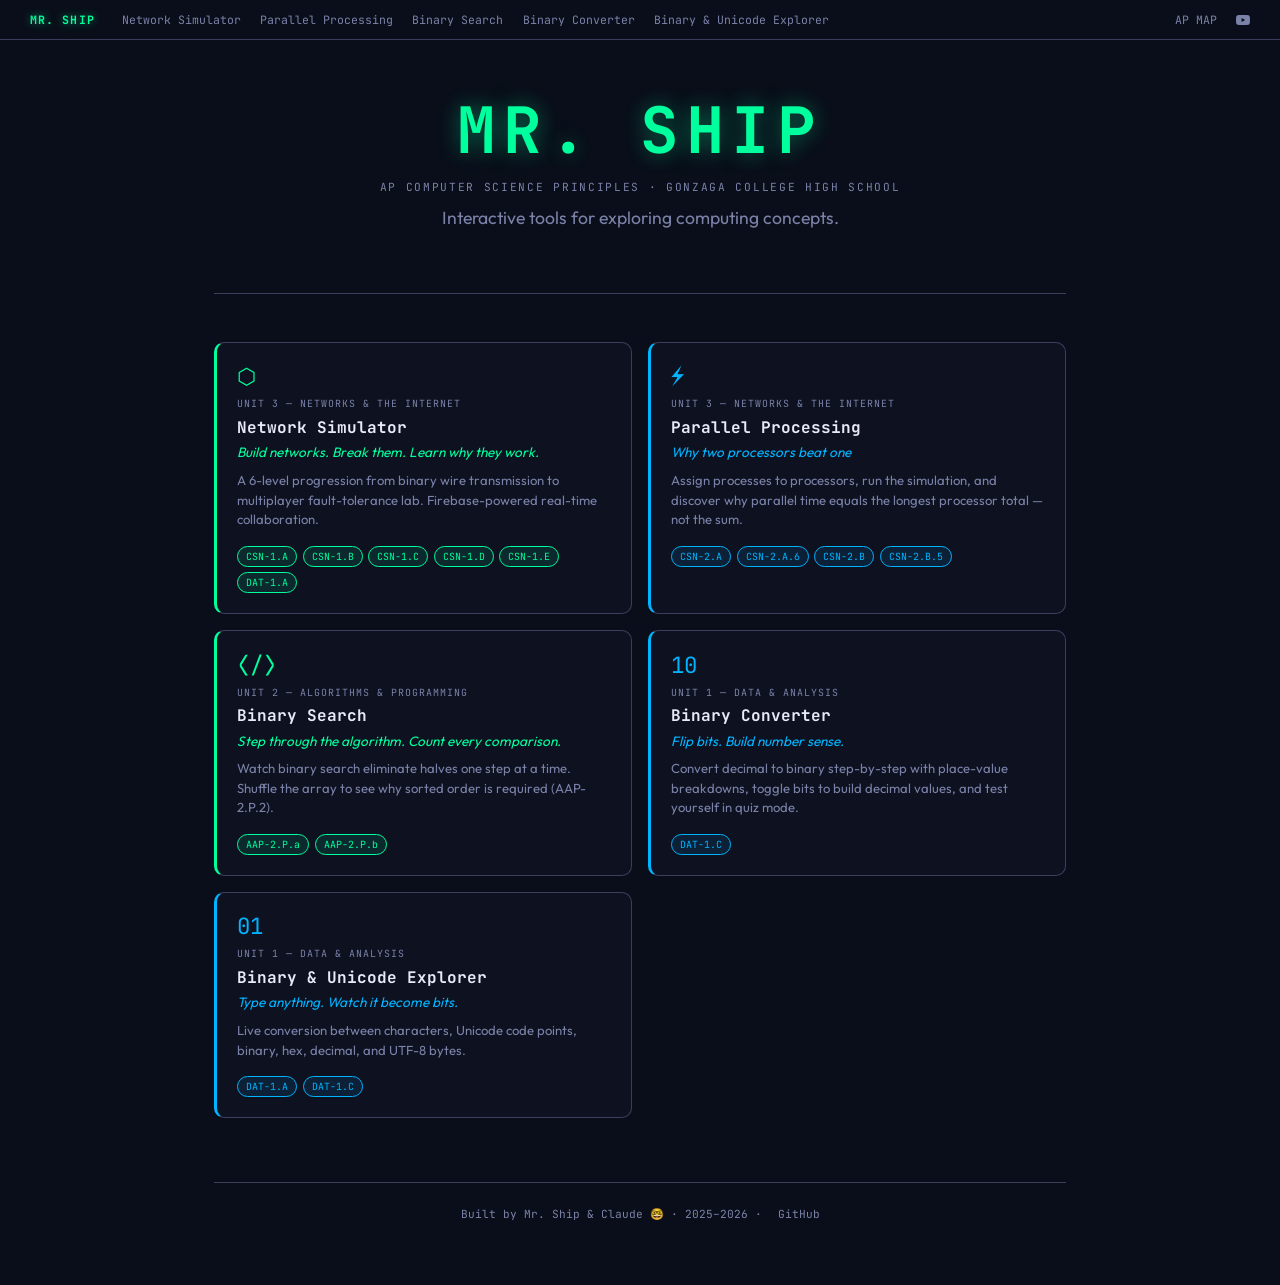
<file: index.html>
<!DOCTYPE html>
<html lang="en">
<head>
  <meta charset="UTF-8" />
  <meta name="viewport" content="width=device-width, initial-scale=1" />
  <title>MR. SHIP — AP CSP Tools</title>
  <link rel="icon" type="image/x-icon" href="/ascii/favicon.ico">
  <link rel="preconnect" href="https://fonts.googleapis.com" />
  <link rel="preconnect" href="https://fonts.gstatic.com" crossorigin />
  <link href="https://fonts.googleapis.com/css2?family=JetBrains+Mono:wght@400;700&family=Outfit:wght@400;600;700&display=swap" rel="stylesheet" />
  <link rel="stylesheet" href="/shared/hub.css" />
</head>
<body>
  <main>
    <header class="hub-header">
      <h1>MR. SHIP</h1>
      <div class="hub-byline">AP Computer Science Principles · Gonzaga College High School</div>
      <p class="hub-tagline">Interactive tools for exploring computing concepts.</p>
    </header>

    <section class="hub-section">
      <div id="tools-grid" class="tools-grid"></div>
    </section>

    <footer class="hub-footer">
      Built by Mr. Ship & Claude 🤓 &middot; 2025–2026
      &middot; <a href="https://github.com/amdg-shipley/networks" style="color:var(--muted)">GitHub</a>
    </footer>
  </main>

  <script type="module">
    import { initNav } from '/shared/nav.js';
    initNav();
  </script>
  <script type="module">
    import { TOOLS } from '/tools.js';

    const grid = document.getElementById('tools-grid');

    for (const tool of TOOLS) {
      if (tool.status !== 'live') continue;

      const card = document.createElement('a');
      card.href = tool.path;
      card.className = 'tool-card';
      card.dataset.color = tool.color;

      const badges = tool.apConcepts.map(ek =>
        `<span class="ek-badge ek-badge--covered">${ek}</span>`
      ).join('');

      card.innerHTML = `
        <div class="tool-icon">${tool.icon}</div>
        <div class="tool-unit">${tool.unit}</div>
        <h2 class="tool-title">${tool.title}</h2>
        <p class="tool-tagline">${tool.tagline}</p>
        <p class="tool-desc">${tool.description}</p>
        <div class="tool-concepts">${badges}</div>
      `;

      grid.appendChild(card);
    }
  </script>
</body>
</html>
</file>
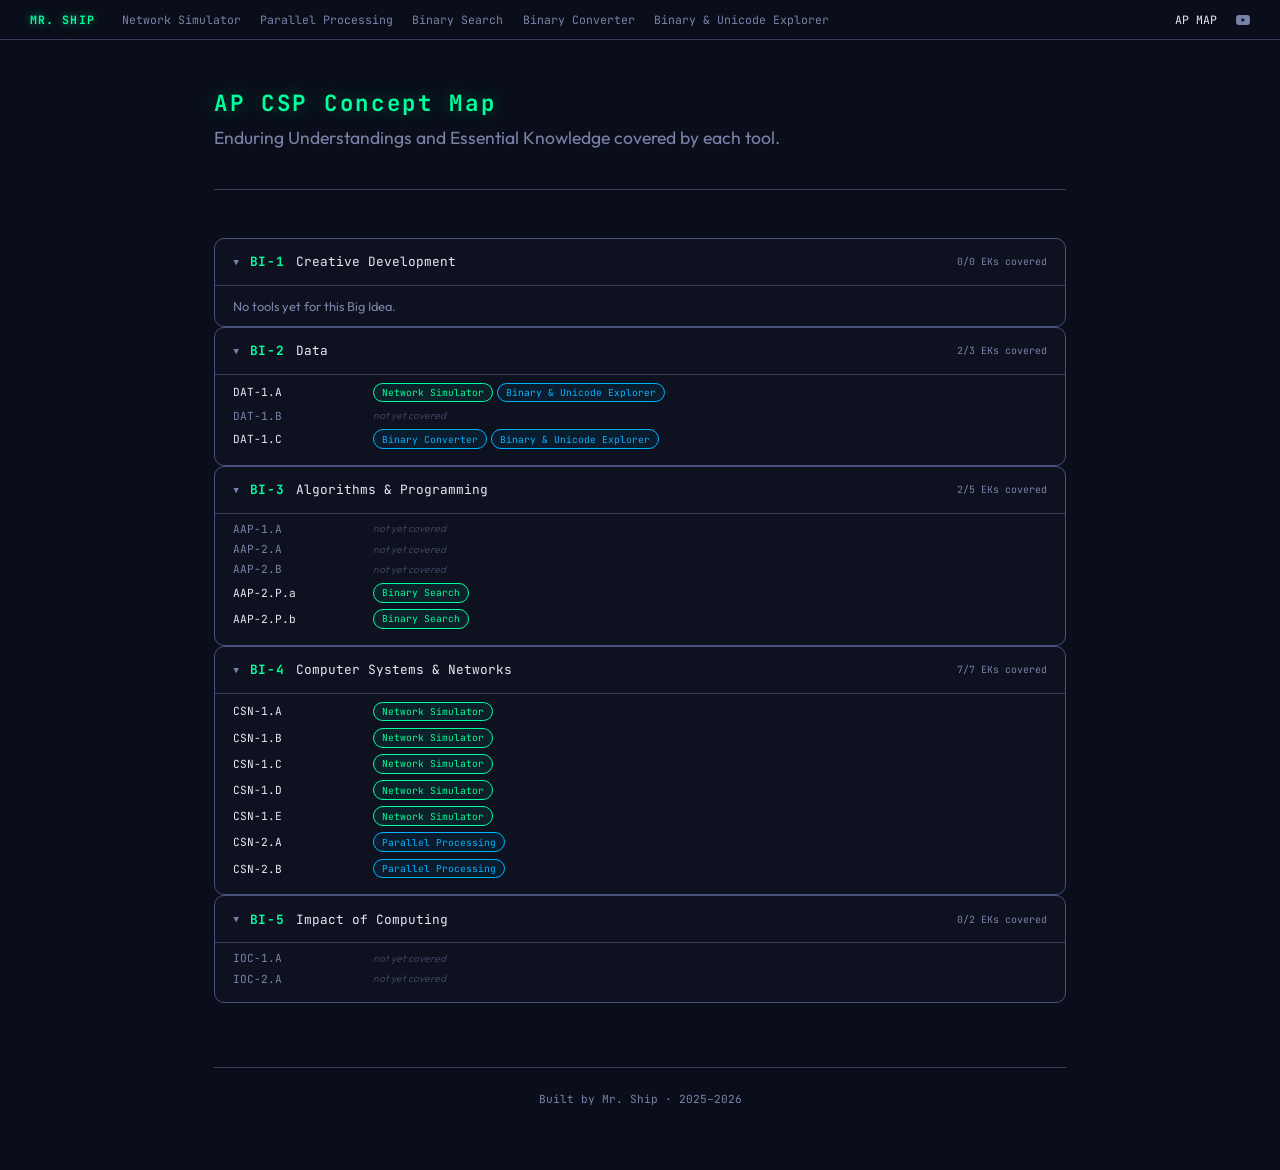
<file: ap-map/index.html>
<!DOCTYPE html>
<html lang="en">
<head>
  <meta charset="UTF-8" />
  <meta name="viewport" content="width=device-width, initial-scale=1" />
  <title>AP CSP Concept Map — MR. SHIP</title>
  <link rel="icon" type="image/x-icon" href="/ascii/favicon.ico">
  <link rel="preconnect" href="https://fonts.googleapis.com" />
  <link rel="preconnect" href="https://fonts.gstatic.com" crossorigin />
  <link href="https://fonts.googleapis.com/css2?family=JetBrains+Mono:wght@400;700&family=Outfit:wght@400;600;700&display=swap" rel="stylesheet" />
  <link rel="stylesheet" href="/shared/hub.css" />
</head>
<body>
  <main>
    <header class="hub-header" style="text-align:left;padding-bottom:1rem">
      <h1 style="font-size:1.4rem">AP CSP Concept Map</h1>
      <p class="hub-tagline" style="margin-top:0.25rem">
        Enduring Understandings and Essential Knowledge covered by each tool.
      </p>
    </header>

    <section class="hub-section">
      <div id="ap-map"></div>
    </section>

    <footer class="hub-footer">
      Built by Mr. Ship &middot; 2025–2026
    </footer>
  </main>

  <script type="module">
    import { initNav } from '/shared/nav.js';
    initNav();
  </script>
  <script type="module">
    import { TOOLS, AP_BIG_IDEAS } from '/tools.js';

    // Build EK → [tool ids] lookup
    const ekToTools = {};
    for (const tool of TOOLS) {
      for (const ek of tool.apConcepts) {
        if (!ekToTools[ek]) ekToTools[ek] = [];
        ekToTools[ek].push(tool.id);
      }
    }

    // Tool color map
    const toolColor = {};
    for (const tool of TOOLS) toolColor[tool.id] = tool.color;

    const container = document.getElementById('ap-map');

    for (const bi of AP_BIG_IDEAS) {
      const section = document.createElement('details');
      section.className = 'bi-section';
      section.open = true;

      const covered = bi.eks.filter(ek => ekToTools[ek]?.length);
      const pct = bi.eks.length ? Math.round(covered.length / bi.eks.length * 100) : 0;

      const summary = document.createElement('summary');
      summary.innerHTML = `
        <span class="bi-code">${bi.code}</span>
        <span class="bi-title">${bi.title}</span>
        <span class="bi-coverage">${covered.length}/${bi.eks.length} EKs covered</span>
      `;
      section.appendChild(summary);

      if (!bi.eks.length) {
        const empty = document.createElement('div');
        empty.className = 'bi-empty';
        empty.textContent = 'No tools yet for this Big Idea.';
        section.appendChild(empty);
      } else {
        const list = document.createElement('div');
        list.className = 'ek-list';

        for (const ek of bi.eks) {
          const tools = ekToTools[ek] || [];
          const isCovered = tools.length > 0;

          const row = document.createElement('div');
          row.className = `ek-row${isCovered ? ' ek-row--covered' : ''}`;

          const toolBadges = tools.map(tid => {
            const t = TOOLS.find(x => x.id === tid);
            return `<span class="ek-tool-badge" data-color="${t?.color || ''}">${t?.title || tid}</span>`;
          }).join('');

          row.innerHTML = `
            <span class="ek-code">${ek}</span>
            <span class="ek-tools">${toolBadges || '<span class="ek-uncovered">not yet covered</span>'}</span>
          `;
          list.appendChild(row);
        }
        section.appendChild(list);
      }

      container.appendChild(section);
    }
  </script>
</body>
</html>
</file>
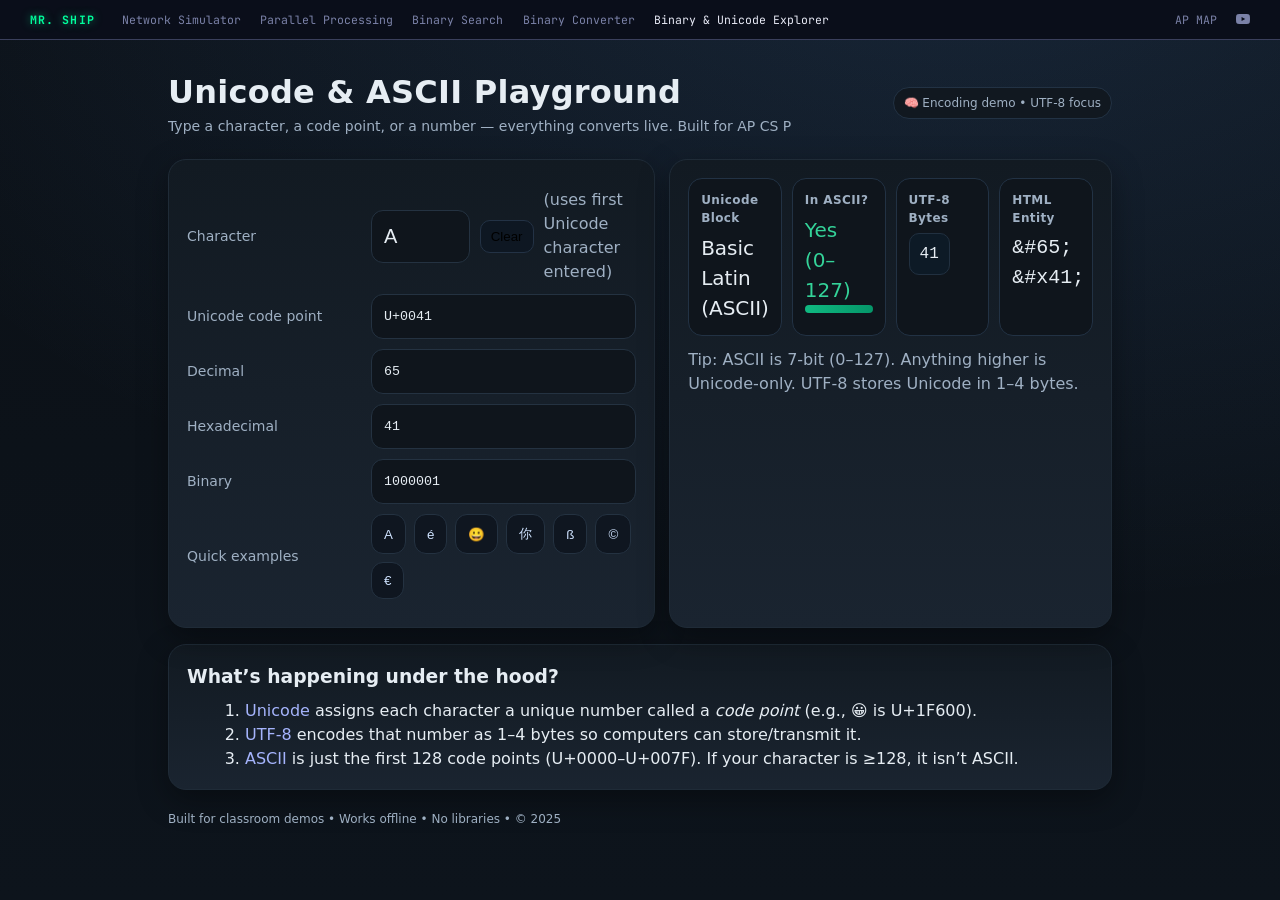
<file: ascii/index.html>
<!DOCTYPE html>
<html lang="en">
<head>
  <meta charset="UTF-8" />
  <meta name="viewport" content="width=device-width, initial-scale=1" />
  <title>Unicode & ASCII Playground</title>
  <link rel="icon" type="image/x-icon" href="favicon.ico">
  <link rel="preconnect" href="https://fonts.googleapis.com" />
  <link rel="preconnect" href="https://fonts.gstatic.com" crossorigin />
  <link href="https://fonts.googleapis.com/css2?family=JetBrains+Mono:wght@400;700&display=swap" rel="stylesheet" />
  <style>
    :root{
      --bg:#0b1016; --panel:#121a22; --soft:#1a2430; --text:#e6edf3; --muted:#9fb0c3; --accent:#6ee7b7; --accent-2:#60a5fa; --bad:#f87171; --good:#34d399; --card:#0f151c;
      --radius:18px; --shadow:0 10px 30px rgba(0,0,0,.35);
    }
    *{box-sizing:border-box}
    html,body{height:100%}
    body{margin:0;background:radial-gradient(1200px 700px at 75% -10%, rgba(96,165,250,.15), transparent), linear-gradient(180deg,#0b1016,#0d141c);color:var(--text);font:16px/1.5 Inter, ui-sans-serif, system-ui, -apple-system, Segoe UI, Roboto, Helvetica, Arial, "Apple Color Emoji","Segoe UI Emoji"}
    .wrap{max-width:1000px;margin:auto;padding:28px}
    .wrap{padding-top:68px}
    header{display:flex;gap:18px;align-items:center;justify-content:space-between;margin-bottom:22px}
    h1{font-size:clamp(22px,4vw,32px);margin:0;letter-spacing:.25px}
    .byline{color:var(--muted);font-size:14px}
    .card{background:linear-gradient(180deg, var(--panel), var(--soft)); border:1px solid #1f2b37; border-radius:var(--radius); box-shadow:var(--shadow)}
    .grid{display:grid;gap:14px}
    @media(min-width:880px){.grid{grid-template-columns: 1.1fr 1fr}}
    .block{padding:18px}
    .row{display:grid;grid-template-columns: 170px 1fr;gap:14px;align-items:center;margin:10px 0}
    .row label{color:var(--muted);font-size:14px}
    input[type="text"], input[type="number"], textarea{width:100%;background:var(--card);border:1px solid #243241;color:var(--text);padding:14px 12px;border-radius:12px;outline:0;transition:border .15s ease, transform .05s ease}
    input[type="text"]:focus, input[type="number"]:focus{border-color:#36506c}
    .mono{font-family: ui-monospace, SFMono-Regular, Menlo, Monaco, Consolas, "Liberation Mono", "Courier New", monospace}
    .pill{display:inline-flex;align-items:center;gap:8px;padding:6px 10px;border-radius:999px;border:1px solid #223244;background:#111820;color:var(--muted);font-size:12px}
    .status{display:flex;flex-wrap:wrap;gap:8px}
    .status .ok{color:var(--good)}
    .status .no{color:var(--bad)}
    .muted{color:var(--muted)}
    .examples{display:flex;flex-wrap:wrap;gap:8px}
    .examples button{background:#0f1620;border:1px solid #243241;color:#cfe3ff;padding:10px 12px;border-radius:12px;cursor:pointer}
    .examples button:hover{transform:translateY(-1px)}
    .hl{color:#a5b4fc}
    .kpi{display:grid;grid-template-columns: repeat(4, minmax(0,1fr)); gap:10px}
    .kpi .tile{background:var(--card);border:1px solid #223244;border-radius:14px;padding:12px}
    .tile h4{margin:0 0 6px 0;font-size:12px;color:var(--muted);font-weight:600;letter-spacing:.4px}
    .tile .val{font-size:clamp(14px,2.6vw,20px)}
    .bar{height:8px;background:#12202d;border-radius:8px;overflow:hidden}
    .bar > div{height:100%}
    .bytes{display:flex;gap:8px;flex-wrap:wrap}
    .byte{padding:8px 10px;border-radius:10px;background:#0d1a26;border:1px solid #213040}
    .copy{cursor:pointer;background:#0e1722;border:1px solid #233245;border-radius:10px;padding:8px 10px}
    .copy:hover{transform:translateY(-1px)}
    footer{margin-top:20px;color:var(--muted);font-size:12px}
  </style>
</head>
<body>
  <div class="wrap">
    <header>
      <div>
        <h1>Unicode & ASCII Playground</h1>
        <div class="byline">Type a character, a code point, or a number — everything converts live. Built for AP CS P</div>
      </div>
      <div class="pill">🧠 Encoding demo • UTF‑8 focus</div>
    </header>

    <section class="grid">
      <!-- Left: Interactive inputs -->
      <div class="card block">
        <div class="row">
          <label for="char">Character</label>
          <div style="display:flex;gap:10px;align-items:center">
            <input id="char" type="text" placeholder="e.g., A, é, 😀, 你" maxlength="4" style="max-width:220px;font-size:20px"/>
            <button class="copy" id="clearBtn" title="Clear">Clear</button>
            <div class="muted">(uses first Unicode character entered)</div>
          </div>
        </div>

        <div class="row">
          <label for="cp">Unicode code point</label>
          <input id="cp" class="mono" type="text" placeholder="e.g., U+0041 or 0x41 or 65" />
        </div>

        <div class="row">
          <label for="dec">Decimal</label>
          <input id="dec" class="mono" type="text" placeholder="0–1,114,111" />
        </div>

        <div class="row">
          <label for="hex">Hexadecimal</label>
          <input id="hex" class="mono" type="text" placeholder="e.g., 41 or 1F600" />
        </div>

        <div class="row">
          <label for="bin">Binary</label>
          <input id="bin" class="mono" type="text" placeholder="e.g., 1000001 or 11111011000000000" />
        </div>

        <div class="row">
          <label>Quick examples</label>
          <div class="examples">
            <button data-example="A">A</button>
            <button data-example="é">é</button>
            <button data-example="😀">😀</button>
            <button data-example="你">你</button>
            <button data-example="ß">ß</button>
            <button data-example="©">©</button>
            <button data-example="€">€</button>
          </div>
        </div>
      </div>

      <!-- Right: Status & bytes -->
      <div class="card block">
        <div class="kpi">
          <div class="tile">
            <h4>Unicode Block</h4>
            <div class="val" id="block">—</div>
          </div>
          <div class="tile">
            <h4>In ASCII?</h4>
            <div class="val" id="isAscii">—</div>
            <div class="bar"><div id="barAscii"></div></div>
          </div>
          <div class="tile">
            <h4>UTF‑8 Bytes</h4>
            <div class="bytes" id="utf8bytes">—</div>
          </div>
          <div class="tile">
            <h4>HTML Entity</h4>
            <div class="val mono" id="htmlEnt">—</div>
          </div>
        </div>
        <div style="margin-top:12px" class="muted">Tip: ASCII is 7‑bit (0–127). Anything higher is Unicode-only. UTF‑8 stores Unicode in 1–4 bytes.</div>
      </div>
    </section>

    <!-- Explanations -->
    <section style="margin-top:16px" class="card block">
      <h3 style="margin:0 0 8px 0">What’s happening under the hood?</h3>
      <ol style="margin:8px 0 0 18px">
        <li><span class="hl">Unicode</span> assigns each character a unique number called a <em>code point</em> (e.g., 😀 is U+1F600).</li>
        <li><span class="hl">UTF‑8</span> encodes that number as 1–4 bytes so computers can store/transmit it.</li>
        <li><span class="hl">ASCII</span> is just the first 128 code points (U+0000–U+007F). If your character is ≥128, it isn’t ASCII.</li>
      </ol>
    </section>

    <footer>
      Built for classroom demos • Works offline • No libraries • © 2025
    </footer>
  </div>

  <script>
    // Utility: clamp to valid Unicode scalar values (0..0x10FFFF excluding surrogates)
    function isScalar(n){ return Number.isInteger(n) && n >= 0 && n <= 0x10FFFF && !(n >= 0xD800 && n <= 0xDFFF); }

    function toUTF8Bytes(codePoint){
      // Return array of byte numbers (0..255)
      const cp = codePoint >>> 0;
      if (cp <= 0x7F) return [cp];
      if (cp <= 0x7FF) return [
        0xC0 | (cp >> 6),
        0x80 | (cp & 0x3F)
      ];
      if (cp <= 0xFFFF) return [
        0xE0 | (cp >> 12),
        0x80 | ((cp >> 6) & 0x3F),
        0x80 | (cp & 0x3F)
      ];
      return [
        0xF0 | (cp >> 18),
        0x80 | ((cp >> 12) & 0x3F),
        0x80 | ((cp >> 6) & 0x3F),
        0x80 | (cp & 0x3F)
      ];
    }

    function pad(str, len){ return ("0".repeat(len) + str).slice(-len); }

    function blockName(cp){
      // Lightweight, partial ranges for teaching; not exhaustive.
      const ranges = [
        [0x0000,0x007F, "Basic Latin (ASCII)"],
        [0x0080,0x00FF, "Latin‑1 Supplement"],
        [0x0100,0x017F, "Latin Extended‑A"],
        [0x0370,0x03FF, "Greek and Coptic"],
        [0x0400,0x04FF, "Cyrillic"],
        [0x3040,0x309F, "Hiragana"],
        [0x30A0,0x30FF, "Katakana"],
        [0x4E00,0x9FFF, "CJK Unified Ideographs"],
        [0x1F300,0x1F5FF, "Misc Symbols & Pictographs"],
        [0x1F600,0x1F64F, "Emoticons (Emoji)"],
        [0x1F900,0x1F9FF, "Supplemental Symbols & Pictographs"],
      ];
      for (const [a,b,name] of ranges){ if (cp>=a && cp<=b) return name; }
      return "(various)";
    }

    // Elements
    const el = {
      char: document.getElementById('char'),
      cp: document.getElementById('cp'),
      dec: document.getElementById('dec'),
      hex: document.getElementById('hex'),
      bin: document.getElementById('bin'),
      block: document.getElementById('block'),
      isAscii: document.getElementById('isAscii'),
      barAscii: document.getElementById('barAscii'),
      utf8bytes: document.getElementById('utf8bytes'),
      htmlEnt: document.getElementById('htmlEnt'),
      examples: document.querySelectorAll('[data-example]'),
      clearBtn: document.getElementById('clearBtn')
    };

    function setAsciiBar(yes){
      el.barAscii.style.width = yes ? '100%' : '30%';
      el.barAscii.style.background = yes ? 'linear-gradient(90deg,#10b981,#059669)' : 'linear-gradient(90deg,#ef4444,#b91c1c)';
      el.isAscii.textContent = yes ? 'Yes (0–127)' : 'No (≥128)';
      el.isAscii.style.color = yes ? 'var(--good)' : 'var(--bad)';
    }

    function renderBytes(bytes){
      if (!bytes || !bytes.length){ el.utf8bytes.textContent = '—'; return; }
      el.utf8bytes.innerHTML = '';
      bytes.forEach(b=>{
        const span = document.createElement('span');
        span.className = 'byte mono';
        span.textContent = pad(b.toString(16).toUpperCase(),2);
        span.title = pad(b.toString(2),8);
        el.utf8bytes.appendChild(span);
      });
    }

    function updateAllFromCodePoint(cp){
      if (!isScalar(cp)) return; // ignore bad
      // Character string from code point
      const ch = String.fromCodePoint(cp);
      el.char.value = ch;
      el.cp.value = 'U+' + pad(cp.toString(16).toUpperCase(), cp <= 0xFFFF ? 4 : 6);
      el.dec.value = String(cp);
      el.hex.value = cp.toString(16).toUpperCase();
      el.bin.value = cp.toString(2);
      el.block.textContent = blockName(cp);
      const ascii = cp <= 127;
      setAsciiBar(ascii);
      const bytes = toUTF8Bytes(cp);
      renderBytes(bytes);
      el.htmlEnt.textContent = `&#${cp};  &#x${cp.toString(16)};`;
    }

    function parseCodePointInput(v){
      if (!v) return null;
      v = v.trim().toUpperCase();
      if (v.startsWith('U+')) v = v.slice(2);
      if (v.startsWith('0X')) v = v.slice(2);
      if (/^[0-9A-F]+$/.test(v)) return parseInt(v,16);
      if (/^[0-9]+$/.test(v)) return parseInt(v,10);
      return null;
    }

    function handleCharInput(){
      const s = el.char.value;
      if (!s) return;
      const cp = s.codePointAt(0);
      if (cp !== undefined) updateAllFromCodePoint(cp);
    }

    el.char.addEventListener('input', handleCharInput);

    el.cp.addEventListener('input', ()=>{
      const n = parseCodePointInput(el.cp.value);
      if (n!==null) updateAllFromCodePoint(n);
    });

    el.dec.addEventListener('input', ()=>{
      const v = el.dec.value.trim();
      if (/^[0-9]+$/.test(v)) updateAllFromCodePoint(parseInt(v,10));
    });

    el.hex.addEventListener('input', ()=>{
      const v = el.hex.value.trim();
      if (/^[0-9A-Fa-f]+$/.test(v)) updateAllFromCodePoint(parseInt(v,16));
    });

    el.bin.addEventListener('input', ()=>{
      const v = el.bin.value.trim();
      if (/^[01]+$/.test(v)) updateAllFromCodePoint(parseInt(v,2));
    });

    el.examples.forEach(btn=>btn.addEventListener('click', ()=>{
      el.char.value = btn.dataset.example;
      handleCharInput();
    }));

    el.clearBtn.addEventListener('click', ()=>{
      ['char','cp','dec','hex','bin'].forEach(k=>el[k].value='');
      el.block.textContent='—';
      el.isAscii.textContent='—';
      el.utf8bytes.textContent='—';
      el.htmlEnt.textContent='—';
      el.barAscii.style.width='0%';
    });

    // Seed with a friendly default
    updateAllFromCodePoint('A'.codePointAt(0));
  </script>
  <script type="module">
    import { initNav } from '/shared/nav.js';
    initNav();
  </script>
</body>
</html>
</file>
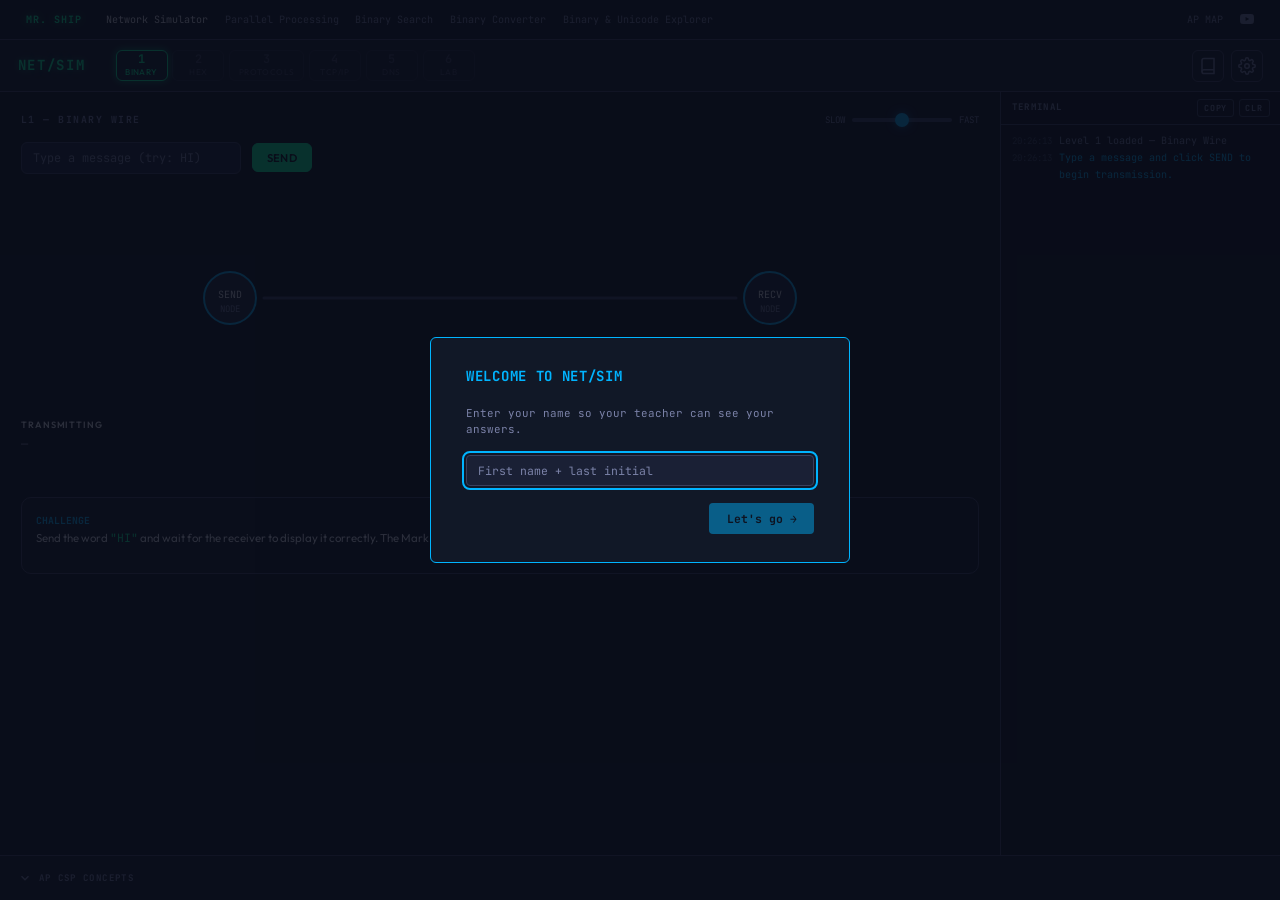
<file: simulator/index.html>
<!DOCTYPE html>
<html lang="en">
<head>
  <meta charset="UTF-8" />
  <meta name="viewport" content="width=device-width, initial-scale=1.0" />
  <title>NET/SIM — AP CSP Internet Simulator</title>
  <link rel="icon" type="image/x-icon" href="/ascii/favicon.ico">
  <link rel="preconnect" href="https://fonts.googleapis.com" />
  <link rel="preconnect" href="https://fonts.gstatic.com" crossorigin />
  <link href="https://fonts.googleapis.com/css2?family=JetBrains+Mono:wght@400;500;700&family=Outfit:wght@400;500;600;700&display=swap" rel="stylesheet" />
  <link rel="stylesheet" href="styles/base.css" />
  <link rel="stylesheet" href="styles/layout.css" />
  <link rel="stylesheet" href="styles/components.css" />
  <link rel="stylesheet" href="styles/levels.css" />
</head>
<body>

  <!-- ── TOP NAV ───────────────────────────────────────────── -->
  <header id="app-nav">
    <div class="nav-brand">NET/SIM</div>

    <nav class="level-nav" aria-label="Levels">
      <button class="level-btn active" data-level="1" aria-label="Level 1: Binary Wire">
        <span class="level-num">1</span>
        <span class="level-name">Binary</span>
      </button>
      <button class="level-btn locked" data-level="2" aria-label="Level 2: Hex Encoding">
        <span class="level-num">2</span>
        <span class="level-name">Hex</span>
      </button>
      <button class="level-btn locked" data-level="3" aria-label="Level 3: Protocols">
        <span class="level-num">3</span>
        <span class="level-name">Protocols</span>
      </button>
      <button class="level-btn locked" data-level="4" aria-label="Level 4: TCP/IP">
        <span class="level-num">4</span>
        <span class="level-name">TCP/IP</span>
      </button>
      <button class="level-btn locked" data-level="5" aria-label="Level 5: DNS">
        <span class="level-num">5</span>
        <span class="level-name">DNS</span>
      </button>
      <button class="level-btn locked" data-level="6" aria-label="Level 6: Multiplayer Lab">
        <span class="level-num">6</span>
        <span class="level-name">Lab</span>
      </button>
    </nav>

    <div class="nav-actions">
      <button id="glossary-btn" class="icon-btn" title="AP Vocabulary Glossary" aria-label="Open glossary">
        <svg width="18" height="18" viewBox="0 0 24 24" fill="none" stroke="currentColor" stroke-width="2">
          <path d="M4 19.5A2.5 2.5 0 0 1 6.5 17H20"/>
          <path d="M6.5 2H20v20H6.5A2.5 2.5 0 0 1 4 19.5v-15A2.5 2.5 0 0 1 6.5 2z"/>
        </svg>
      </button>
      <button id="settings-btn" class="icon-btn" title="Settings" aria-label="Open settings">
        <svg width="18" height="18" viewBox="0 0 24 24" fill="none" stroke="currentColor" stroke-width="2">
          <circle cx="12" cy="12" r="3"/>
          <path d="M19.4 15a1.65 1.65 0 0 0 .33 1.82l.06.06a2 2 0 0 1-2.83 2.83l-.06-.06a1.65 1.65 0 0 0-1.82-.33 1.65 1.65 0 0 0-1 1.51V21a2 2 0 0 1-4 0v-.09A1.65 1.65 0 0 0 9 19.4a1.65 1.65 0 0 0-1.82.33l-.06.06a2 2 0 0 1-2.83-2.83l.06-.06A1.65 1.65 0 0 0 4.68 15a1.65 1.65 0 0 0-1.51-1H3a2 2 0 0 1 0-4h.09A1.65 1.65 0 0 0 4.6 9a1.65 1.65 0 0 0-.33-1.82l-.06-.06a2 2 0 0 1 2.83-2.83l.06.06A1.65 1.65 0 0 0 9 4.68a1.65 1.65 0 0 0 1-1.51V3a2 2 0 0 1 4 0v.09a1.65 1.65 0 0 0 1 1.51 1.65 1.65 0 0 0 1.82-.33l.06-.06a2 2 0 0 1 2.83 2.83l-.06.06A1.65 1.65 0 0 0 19.4 9a1.65 1.65 0 0 0 1.51 1H21a2 2 0 0 1 0 4h-.09a1.65 1.65 0 0 0-1.51 1z"/>
        </svg>
      </button>
    </div>
  </header>

  <!-- ── MAIN AREA ──────────────────────────────────────────── -->
  <main id="app-main">

    <!-- Level canvas — level modules render into this -->
    <section id="level-canvas" aria-live="polite"></section>

    <!-- Terminal panel -->
    <aside id="terminal-panel" aria-label="Event terminal">
      <div class="terminal-header">
        <span class="terminal-title">TERMINAL</span>
        <div class="terminal-actions">
          <button id="terminal-copy" class="term-btn" title="Copy log" aria-label="Copy terminal log">COPY</button>
          <button id="terminal-clear" class="term-btn" title="Clear log" aria-label="Clear terminal log">CLR</button>
        </div>
      </div>
      <div id="terminal-output" role="log" aria-live="polite" aria-label="Terminal output"></div>
    </aside>

  </main>

  <!-- ── CONCEPT PANEL ──────────────────────────────────────── -->
  <footer id="concept-panel" aria-label="AP CSP Concepts">
    <button id="concept-toggle" aria-expanded="false" aria-controls="concept-body">
      <svg class="chevron" width="14" height="14" viewBox="0 0 24 24" fill="none" stroke="currentColor" stroke-width="2.5">
        <polyline points="6 9 12 15 18 9"/>
      </svg>
      <span>AP CSP CONCEPTS</span>
    </button>
    <div id="concept-body" hidden>
      <div id="concept-content"></div>
      <div id="reflection-prompt" hidden>
        <div class="reflection-label">REFLECTION</div>
        <p id="reflection-text"></p>
      </div>
    </div>
  </footer>

  <!-- ── GLOSSARY MODAL ─────────────────────────────────────── -->
  <div id="glossary-modal" class="modal" role="dialog" aria-modal="true" aria-label="AP Vocabulary Glossary" hidden>
    <div class="modal-backdrop"></div>
    <div class="modal-box">
      <div class="modal-header">
        <h2>AP VOCAB GLOSSARY</h2>
        <button class="modal-close" aria-label="Close glossary">&times;</button>
      </div>
      <div class="modal-search">
        <input type="search" id="glossary-search" placeholder="Search terms..." autocomplete="off" />
      </div>
      <div id="glossary-list" class="glossary-list"></div>
    </div>
  </div>

  <!-- ── SETTINGS MODAL ────────────────────────────────────── -->
  <div id="settings-modal" class="modal" role="dialog" aria-modal="true" aria-label="Settings" hidden>
    <div class="modal-backdrop"></div>
    <div class="modal-box modal-box--sm">
      <div class="modal-header">
        <h2>SETTINGS</h2>
        <button class="modal-close" aria-label="Close settings">&times;</button>
      </div>
      <div class="settings-body">
        <div class="settings-row">
          <div>
            <div class="settings-label">Your Name</div>
            <div class="settings-desc">Shown to your teacher alongside your answers.</div>
          </div>
          <div style="display:flex;gap:0.5rem;align-items:center">
            <input id="settings-name-input" type="text" maxlength="32"
              placeholder="First name + last initial"
              style="background:#1a2035;border:1px solid var(--gray-muted);border-radius:4px;
                     padding:0.35rem 0.6rem;color:var(--text);font-family:var(--font-mono);
                     font-size:0.75rem;width:160px" />
            <button id="update-name-btn" class="btn">Update</button>
          </div>
        </div>
        <div class="settings-row">
          <div>
            <div class="settings-label">Reset Progress</div>
            <div class="settings-desc">Clears all completed levels and returns to Level 1. Cannot be undone.</div>
          </div>
          <button id="reset-progress-btn" class="btn btn--danger">Reset</button>
        </div>
      </div>
    </div>
  </div>

  <!-- ── LEVEL 6 JOIN MODAL ─────────────────────────────────── -->
  <div id="join-modal" class="modal" role="dialog" aria-modal="true" aria-label="Join Room" hidden>
    <div class="modal-backdrop"></div>
    <div class="modal-box modal-box--sm">
      <div class="modal-header">
        <h2>JOIN ROOM</h2>
      </div>
      <div class="settings-body">
        <label class="field-label" for="join-name">Display Name</label>
        <input type="text" id="join-name" class="field-input" placeholder="Your name" maxlength="20" autocomplete="off" />
        <label class="field-label" for="join-code">Room Code</label>
        <input type="text" id="join-code" class="field-input" placeholder="Enter code from board" maxlength="10" autocomplete="off" style="text-transform:uppercase" />
        <button id="join-submit" class="btn btn--primary" style="margin-top:1rem;width:100%">Join Room</button>
        <p id="join-error" class="field-error" hidden></p>
      </div>
    </div>
  </div>

  <script type="module">
    import { initNav } from '/shared/nav.js';
    initNav();
  </script>
  <script type="module" src="js/app.js"></script>
</body>
</html>
</file>
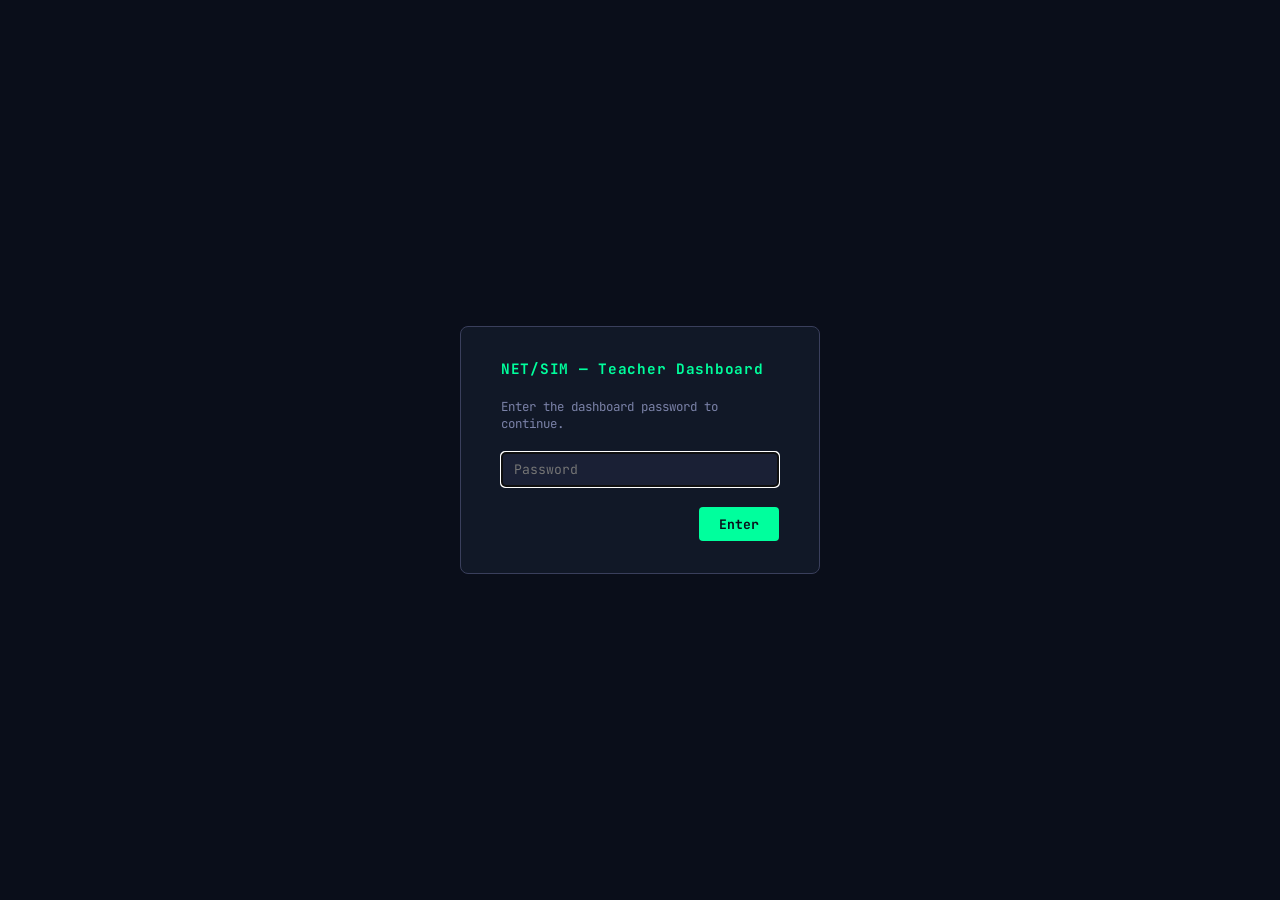
<file: dashboard.html>
<!DOCTYPE html>
<html lang="en">
<head>
  <meta charset="UTF-8" />
  <meta name="viewport" content="width=device-width, initial-scale=1.0" />
  <title>NET/SIM — Teacher Dashboard</title>
  <link rel="icon" type="image/x-icon" href="/ascii/favicon.ico">
  <link rel="preconnect" href="https://fonts.googleapis.com" />
  <link rel="preconnect" href="https://fonts.gstatic.com" crossorigin />
  <link href="https://fonts.googleapis.com/css2?family=JetBrains+Mono:wght@400;500;700&family=Outfit:wght@400;600;700&display=swap" rel="stylesheet" />
  <style>
    :root {
      --bg: #0a0e1a;
      --green: #00ff9d;
      --blue: #00b4ff;
      --gray: #3a3f5c;
      --text: #e8eaf6;
      --muted: #7b82a8;
      --font-mono: 'JetBrains Mono', monospace;
      --font-ui:   'Outfit', sans-serif;
    }

    *, *::before, *::after { box-sizing: border-box; margin: 0; padding: 0; }

    body {
      background: var(--bg);
      color: var(--text);
      font-family: var(--font-ui);
      font-size: 14px;
      min-height: 100vh;
      padding: 0 0 2rem;
    }

    /* ── Header ──────────────────────────────────── */
    header {
      background: #0d1120;
      border-bottom: 1px solid var(--gray);
      padding: 0.75rem 1.5rem;
      display: flex;
      align-items: center;
      gap: 1.25rem;
      flex-wrap: wrap;
    }

    .dash-brand {
      font-family: var(--font-mono);
      font-weight: 700;
      font-size: 0.9rem;
      color: var(--green);
      letter-spacing: 0.1em;
    }

    .dash-brand span {
      color: var(--muted);
      font-weight: 400;
    }

    .dash-actions {
      margin-left: auto;
      display: flex;
      gap: 0.5rem;
      align-items: center;
    }

    .dash-btn {
      font-family: var(--font-mono);
      font-size: 0.7rem;
      font-weight: 700;
      letter-spacing: 0.1em;
      padding: 0.35rem 0.85rem;
      border-radius: 5px;
      border: 1px solid var(--gray);
      color: var(--muted);
      background: transparent;
      cursor: pointer;
      transition: color 0.15s, border-color 0.15s;
    }
    .dash-btn:hover { color: var(--text); border-color: var(--muted); }

    #dash-status { font-family: var(--font-mono); font-size: 0.65rem; color: var(--muted); }
    #dash-count  { font-family: var(--font-mono); font-size: 0.72rem; color: var(--green); }

    /* ── Error banner ─────────────────────────────── */
    #dash-error {
      margin: 1rem 1.5rem;
      padding: 0.75rem 1rem;
      border: 1px solid #ff4d6d;
      border-radius: 6px;
      background: #ff4d6d10;
      color: #ff4d6d;
      font-family: var(--font-mono);
      font-size: 0.78rem;
    }

    /* ── Tabs ─────────────────────────────────────── */
    .dash-tabs {
      display: flex;
      gap: 0.25rem;
      padding: 0.75rem 1.5rem 0;
    }

    .dash-tab {
      font-family: var(--font-mono);
      font-size: 0.7rem;
      font-weight: 700;
      letter-spacing: 0.1em;
      padding: 0.35rem 0.9rem;
      border-radius: 5px 5px 0 0;
      border: 1px solid var(--gray);
      border-bottom: none;
      color: var(--muted);
      background: transparent;
      cursor: pointer;
      transition: color 0.15s, background 0.15s;
    }
    .dash-tab.active {
      color: var(--green);
      border-color: var(--green);
      background: #00ff9d0a;
    }
    .dash-tab:not(.active):hover { color: var(--text); }

    /* ── Question subheading ──────────────────────── */
    #dash-question {
      margin: 0.6rem 1.5rem 0;
      padding: 0.5rem 0.75rem;
      border-left: 3px solid var(--blue);
      background: #00b4ff08;
      font-size: 0.78rem;
      color: var(--text);
      line-height: 1.5;
    }

    /* ── Table ────────────────────────────────────── */
    .table-wrap {
      margin: 0 1.5rem;
      border: 1px solid var(--gray);
      border-top: none;
      border-radius: 0 0 8px 8px;
      overflow: hidden;
    }

    table {
      width: 100%;
      border-collapse: collapse;
    }

    thead { background: #111827; }
    thead th {
      font-family: var(--font-mono);
      font-size: 0.62rem;
      font-weight: 700;
      letter-spacing: 0.12em;
      color: var(--muted);
      text-transform: uppercase;
      padding: 0.5rem 0.85rem;
      text-align: left;
      border-bottom: 1px solid var(--gray);
    }

    tbody tr { border-bottom: 1px solid #1a2035; }
    tbody tr:last-child { border-bottom: none; }
    tbody tr:hover { background: #111827; }
    tbody tr.not-submitted { opacity: 0.4; }

    td { padding: 0.55rem 0.85rem; vertical-align: top; }

    .col-name {
      font-family: var(--font-mono);
      font-size: 0.75rem;
      color: var(--green);
      white-space: nowrap;
      width: 12rem;
    }

    .col-level {
      font-family: var(--font-mono);
      font-size: 0.7rem;
      color: var(--blue);
      white-space: nowrap;
      width: 3.5rem;
    }

    .col-answer {
      font-size: 0.78rem;
      color: var(--text);
      line-height: 1.55;
    }

    .col-time {
      font-family: var(--font-mono);
      font-size: 0.65rem;
      color: var(--muted);
      white-space: nowrap;
      width: 6rem;
    }

    /* Empty state */
    .dash-empty {
      padding: 2.5rem;
      text-align: center;
      color: var(--muted);
      font-family: var(--font-mono);
      font-size: 0.78rem;
    }

    /* ── Print styles ─────────────────────────────── */
    @media print {
      body { background: white; color: black; font-size: 11pt; }
      header { background: white; border-color: #ccc; }
      .dash-brand { color: black; }
      .dash-btn, .dash-actions { display: none; }
      .dash-tabs { display: none; }
      .table-wrap { border-color: #ccc; }
      thead { background: #f5f5f5; }
      thead th, .col-name, .col-level, .col-answer, .col-time {
        color: black; font-family: monospace;
      }
      tbody tr { border-color: #ddd; }
      tbody tr:hover { background: transparent; }
      #dash-question {
        border-color: #666;
        background: #f0f0f0;
        color: black;
      }
    }
  </style>
</head>
<body>

  <header>
    <div class="dash-brand">NET/SIM <span>/ Teacher Dashboard</span></div>
    <span id="dash-count"></span>
    <span id="dash-status"></span>
    <div class="dash-actions">
      <button class="dash-btn" id="dash-refresh">↺ Refresh</button>
      <button class="dash-btn" id="dash-print">⎙ Print</button>
    </div>
  </header>

  <div id="dash-error" hidden></div>

  <div class="dash-tabs">
    <button class="dash-tab active" data-tab="all">All Levels</button>
    <button class="dash-tab" data-tab="1">Level 1</button>
    <button class="dash-tab" data-tab="2">Level 2</button>
    <button class="dash-tab" data-tab="3">Level 3</button>
    <button class="dash-tab" data-tab="4">Level 4</button>
    <button class="dash-tab" data-tab="5">Level 5</button>
  </div>

  <p id="dash-question" hidden></p>

  <div class="table-wrap">
    <table>
      <thead>
        <tr id="dash-thead">
          <th>Student</th>
          <th class="col-level-header">Level</th>
          <th>Answer / Response</th>
          <th>Time</th>
        </tr>
      </thead>
      <tbody id="dash-tbody">
        <tr><td colspan="4" class="dash-empty">Waiting for Firebase… (make sure config.js is filled in)</td></tr>
      </tbody>
    </table>
  </div>

  <script type="module" src="js/dashboard.js"></script>
</body>
</html>
</file>
<file: shared/hub.css>
/* Hub-only styles: homepage + ap-map. Not loaded by simulator or ascii tool. */

:root {
  --bg:        #0a0e1a;
  --green:     #00ff9d;
  --blue:      #00b4ff;
  --red:       #ff4d6d;
  --text:      #e8eaf6;
  --muted:     #7b82a8;
  --gray-muted:#3a3f5c;
  --font-mono: 'JetBrains Mono', 'Courier New', monospace;
  --font-ui:   'Outfit', system-ui, sans-serif;
  --radius:    6px;
  --radius-lg: 10px;
}

*, *::before, *::after { box-sizing: border-box; }

html, body {
  margin: 0;
  padding: 0;
  background: var(--bg);
  color: var(--text);
  font-family: var(--font-ui);
  overflow: auto;
}

body {
  padding-top: 40px; /* hub nav height */
}

a { color: inherit; }

/* ── Hub wrapper ──────────────────────────────────────────── */

.hub-wrap {
  max-width: 900px;
  margin: 0 auto;
  padding: 3rem 1.5rem 4rem;
}

/* ── Header / Hero ───────────────────────────────────────── */

.hub-header {
  text-align: center;
  padding: 3rem 0 2.5rem;
  border-bottom: 1px solid var(--gray-muted);
  margin-bottom: 3rem;
}

.hub-header h1 {
  font-family: var(--font-mono);
  font-size: clamp(2.2rem, 6vw, 4rem);
  font-weight: 700;
  color: var(--green);
  text-shadow: 0 0 20px #00ff9d55, 0 0 40px #00ff9d22;
  letter-spacing: 0.12em;
  margin: 0 0 0.5rem;
}

.hub-school {
  display: inline-block;
  font-family: var(--font-mono);
  font-size: 0.7rem;
  letter-spacing: 0.2em;
  color: var(--muted);
  border: 1px solid var(--gray-muted);
  border-radius: 999px;
  padding: 0.2rem 0.8rem;
  margin-bottom: 1rem;
  text-transform: uppercase;
}

.hub-tagline {
  font-size: clamp(0.9rem, 2.5vw, 1.1rem);
  color: var(--muted);
  margin: 0.5rem 0 1.5rem;
}

.hub-yt-link {
  font-family: var(--font-mono);
  font-size: 0.75rem;
  color: var(--muted);
  text-decoration: none;
  display: inline-flex;
  align-items: center;
  gap: 0.4rem;
  transition: color 0.15s;
}
.hub-yt-link:hover { color: var(--text); }

/* ── Tool Cards ──────────────────────────────────────────── */

.tools-section h2 {
  font-family: var(--font-mono);
  font-size: 0.7rem;
  letter-spacing: 0.2em;
  color: var(--muted);
  text-transform: uppercase;
  margin: 0 0 1.25rem;
}

.tools-grid {
  display: grid;
  gap: 1rem;
  grid-template-columns: 1fr;
}

@media (min-width: 700px) {
  .tools-grid { grid-template-columns: 1fr 1fr; }
}

.tool-card {
  display: block;
  background: #0d1120;
  border: 1px solid var(--gray-muted);
  border-left: 3px solid var(--card-accent, var(--muted));
  border-radius: var(--radius-lg);
  padding: 1.4rem 1.25rem 1.25rem;
  text-decoration: none;
  color: var(--text);
  transition: box-shadow 0.2s, border-color 0.2s, transform 0.15s;
  cursor: pointer;
}

.tool-card[data-color="green"] { --card-accent: var(--green); }
.tool-card[data-color="blue"]  { --card-accent: var(--blue); }

.tool-card:hover {
  box-shadow: 0 0 20px color-mix(in srgb, var(--card-accent) 25%, transparent);
  transform: translateY(-1px);
}

.tool-card[data-status="coming-soon"] {
  opacity: 0.5;
  cursor: default;
  pointer-events: none;
}

.card-icon {
  font-family: var(--font-mono);
  font-size: 1.4rem;
  color: var(--card-accent, var(--muted));
  margin-bottom: 0.6rem;
  line-height: 1;
}

.card-unit {
  font-family: var(--font-mono);
  font-size: 0.62rem;
  letter-spacing: 0.1em;
  color: var(--muted);
  text-transform: uppercase;
  margin-bottom: 0.4rem;
}

.card-title {
  font-family: var(--font-mono);
  font-size: 1rem;
  font-weight: 700;
  color: var(--text);
  margin: 0 0 0.35rem;
}

.card-tagline {
  font-size: 0.85rem;
  color: var(--card-accent, var(--muted));
  margin: 0 0 0.6rem;
  font-style: italic;
}

.card-desc {
  font-size: 0.82rem;
  color: var(--muted);
  line-height: 1.5;
  margin: 0 0 1rem;
}

.card-concepts {
  display: flex;
  flex-wrap: wrap;
  gap: 0.35rem;
}

/* ── EK / Concept Badges ─────────────────────────────────── */

.ek-badge {
  font-family: var(--font-mono);
  font-size: 0.62rem;
  padding: 0.18rem 0.5rem;
  border-radius: 999px;
  border: 1px solid var(--gray-muted);
  background: #111827;
  color: var(--muted);
  white-space: nowrap;
}

.ek-badge--covered {
  border-color: var(--card-accent, var(--green));
  color: var(--card-accent, var(--green));
  background: color-mix(in srgb, var(--card-accent, var(--green)) 10%, transparent);
  cursor: default;
}

a.ek-badge--covered {
  cursor: pointer;
  text-decoration: none;
}
a.ek-badge--covered:hover {
  background: color-mix(in srgb, var(--card-accent, var(--green)) 20%, transparent);
}

/* ── AP Map Accordion ────────────────────────────────────── */

.page-header {
  padding: 2.5rem 0 1.5rem;
  border-bottom: 1px solid var(--gray-muted);
  margin-bottom: 2rem;
}

.page-header h1 {
  font-family: var(--font-mono);
  font-size: clamp(1.1rem, 3vw, 1.5rem);
  font-weight: 700;
  color: var(--green);
  margin: 0 0 0.4rem;
}

.page-header p {
  font-size: 0.85rem;
  color: var(--muted);
  margin: 0;
}

.ap-accordion { display: flex; flex-direction: column; gap: 0.5rem; }

details.bi-section {
  background: #0d1120;
  border: 1px solid var(--gray-muted);
  border-radius: var(--radius-lg);
  overflow: hidden;
}

details.bi-section[open] {
  border-color: #4a5080;
}

details.bi-section > summary {
  display: flex;
  align-items: center;
  gap: 0.75rem;
  padding: 0.9rem 1.1rem;
  cursor: pointer;
  list-style: none;
  font-family: var(--font-mono);
  font-size: 0.8rem;
  user-select: none;
}

details.bi-section > summary::-webkit-details-marker { display: none; }

details.bi-section > summary::before {
  content: '▶';
  font-size: 0.55rem;
  color: var(--muted);
  transition: transform 0.15s;
  flex-shrink: 0;
}

details.bi-section[open] > summary::before {
  transform: rotate(90deg);
}

.bi-code {
  color: var(--green);
  font-weight: 700;
  letter-spacing: 0.05em;
  flex-shrink: 0;
}

.bi-title {
  color: var(--text);
  flex: 1;
}

.bi-tool-badges {
  display: flex;
  gap: 0.35rem;
  flex-wrap: wrap;
}

.tool-badge {
  font-size: 0.58rem;
  padding: 0.12rem 0.45rem;
  border-radius: 999px;
  border: 1px solid;
  white-space: nowrap;
}

.tool-badge--green {
  color: var(--green);
  border-color: var(--green);
  background: #00ff9d11;
}

.tool-badge--blue {
  color: var(--blue);
  border-color: var(--blue);
  background: #00b4ff11;
}

.bi-eks {
  padding: 0.75rem 1.1rem 1rem;
  display: flex;
  flex-wrap: wrap;
  gap: 0.4rem;
  border-top: 1px solid var(--gray-muted);
}

.no-eks {
  font-size: 0.8rem;
  color: var(--muted);
  margin: 0;
}

/* ── Hub section wrappers ────────────────────────────────── */

main {
  max-width: 900px;
  margin: 0 auto;
  padding: 0 1.5rem 4rem;
}

.hub-section {
  margin-bottom: 3rem;
}

.hub-byline {
  font-family: var(--font-mono);
  font-size: 0.7rem;
  letter-spacing: 0.15em;
  color: var(--muted);
  text-transform: uppercase;
  margin-bottom: 0.75rem;
}

/* Aliases: tool-* → card-* for homepage JS */
.tool-icon   { font-family: var(--font-mono); font-size: 1.4rem; color: var(--card-accent, var(--muted)); margin-bottom: 0.6rem; line-height: 1; }
.tool-unit   { font-family: var(--font-mono); font-size: 0.62rem; letter-spacing: 0.1em; color: var(--muted); text-transform: uppercase; margin-bottom: 0.4rem; }
.tool-title  { font-family: var(--font-mono); font-size: 1rem; font-weight: 700; color: var(--text); margin: 0 0 0.35rem; }
.tool-tagline{ font-size: 0.85rem; color: var(--card-accent, var(--muted)); margin: 0 0 0.6rem; font-style: italic; }
.tool-desc   { font-size: 0.82rem; color: var(--muted); line-height: 1.5; margin: 0 0 1rem; }
.tool-concepts{ display: flex; flex-wrap: wrap; gap: 0.35rem; }

/* ── AP Map EK list ──────────────────────────────────────── */

.bi-coverage {
  font-size: 0.62rem;
  color: var(--muted);
  margin-left: auto;
}

.ek-list {
  padding: 0.5rem 1.1rem 1rem;
  display: flex;
  flex-direction: column;
  gap: 0.4rem;
  border-top: 1px solid var(--gray-muted);
}

.ek-row {
  display: flex;
  align-items: center;
  gap: 0.75rem;
  font-size: 0.78rem;
}

.ek-row .ek-code {
  font-family: var(--font-mono);
  font-size: 0.7rem;
  color: var(--muted);
  min-width: 8rem;
  flex-shrink: 0;
}

.ek-row--covered .ek-code {
  color: var(--text);
}

.ek-tools {
  display: flex;
  flex-wrap: wrap;
  gap: 0.3rem;
}

.ek-tool-badge {
  font-family: var(--font-mono);
  font-size: 0.6rem;
  padding: 0.15rem 0.5rem;
  border-radius: 999px;
  border: 1px solid var(--gray-muted);
  color: var(--muted);
}

.ek-tool-badge[data-color="green"] {
  color: var(--green);
  border-color: var(--green);
  background: #00ff9d11;
}

.ek-tool-badge[data-color="blue"] {
  color: var(--blue);
  border-color: var(--blue);
  background: #00b4ff11;
}

.ek-uncovered {
  font-size: 0.65rem;
  color: var(--gray-muted);
  font-style: italic;
}

.bi-empty {
  padding: 0.75rem 1.1rem;
  font-size: 0.8rem;
  color: var(--muted);
  border-top: 1px solid var(--gray-muted);
}

/* ── Footer ──────────────────────────────────────────────── */

.hub-footer {
  margin-top: 4rem;
  padding-top: 1.5rem;
  border-top: 1px solid var(--gray-muted);
  font-family: var(--font-mono);
  font-size: 0.7rem;
  color: var(--muted);
  text-align: center;
  display: flex;
  gap: 1rem;
  justify-content: center;
  flex-wrap: wrap;
}

.hub-footer a {
  color: var(--muted);
  text-decoration: none;
  transition: color 0.15s;
}
.hub-footer a:hover { color: var(--text); }
</file>
<file: simulator/styles/base.css>
/* ── CSS Custom Properties ──────────────────────────────── */
:root {
  /* Colors */
  --bg:          #0a0e1a;
  --green:       #00ff9d;
  --blue:        #00b4ff;
  --red:         #ff4d6d;
  --amber:       #ffb347;
  --yellow:      #ffe066;
  --gray-muted:  #3a3f5c;
  --text:        #e8eaf6;
  --text-muted:  #7b82a8;

  /* Glow variants */
  --green-glow:  0 0 8px #00ff9d88;
  --blue-glow:   0 0 8px #00b4ff88;
  --red-glow:    0 0 8px #ff4d6d88;

  /* Typography */
  --font-mono: 'JetBrains Mono', 'Courier New', monospace;
  --font-ui:   'Outfit', system-ui, sans-serif;

  /* Spacing */
  --nav-h:      52px;
  --term-w:     280px;
  --concept-h:  44px;   /* collapsed height */
  --radius:     6px;
  --radius-lg:  10px;
}

/* ── Reset ───────────────────────────────────────────────── */
*, *::before, *::after { box-sizing: border-box; margin: 0; padding: 0; }

html, body {
  height: 100%;
  background: var(--bg);
  color: var(--text);
  font-family: var(--font-ui);
  font-size: 14px;
  line-height: 1.5;
  overflow: hidden;
}

button {
  font-family: var(--font-ui);
  cursor: pointer;
  border: none;
  background: none;
  color: inherit;
}

input, textarea, select {
  font-family: var(--font-mono);
  color: var(--text);
  background: transparent;
  border: none;
  outline: none;
}

input::placeholder { color: var(--text-muted); }

svg { display: block; }

/* ── Scrollbar ──────────────────────────────────────────── */
::-webkit-scrollbar { width: 6px; height: 6px; }
::-webkit-scrollbar-track { background: transparent; }
::-webkit-scrollbar-thumb { background: var(--gray-muted); border-radius: 3px; }
::-webkit-scrollbar-thumb:hover { background: var(--text-muted); }

/* ── Focus visible ───────────────────────────────────────── */
:focus-visible {
  outline: 2px solid var(--blue);
  outline-offset: 2px;
}
</file>
<file: simulator/styles/layout.css>
/* Override --nav-h to account for hub nav (40px) above the simulator's app-nav (52px) */
:root { --nav-h: 92px; }

/* ── App Shell Grid ──────────────────────────────────────── */

#app-nav {
  position: fixed;
  top: 40px; left: 0; right: 0;
  height: 52px;
  z-index: 100;
  display: flex;
  align-items: center;
  gap: 1rem;
  padding: 0 1.25rem;
  background: #0d1120;
  border-bottom: 1px solid var(--gray-muted);
}

.nav-brand {
  font-family: var(--font-mono);
  font-size: 1rem;
  font-weight: 700;
  color: var(--green);
  letter-spacing: 0.12em;
  text-shadow: var(--green-glow);
  white-space: nowrap;
  min-width: 6rem;
}

/* ── Level nav buttons ──────────────────────────────────── */
.level-nav {
  display: flex;
  gap: 0.35rem;
  flex: 1;
}

.level-btn {
  display: flex;
  flex-direction: column;
  align-items: center;
  justify-content: center;
  gap: 1px;
  padding: 0.25rem 0.6rem;
  border-radius: var(--radius);
  border: 1px solid var(--gray-muted);
  background: transparent;
  transition: border-color 0.15s, background 0.15s, color 0.15s;
  min-width: 52px;
  color: var(--text-muted);
}

.level-btn .level-num {
  font-family: var(--font-mono);
  font-size: 0.85rem;
  font-weight: 700;
  line-height: 1;
}

.level-btn .level-name {
  font-size: 0.6rem;
  font-weight: 500;
  letter-spacing: 0.05em;
  text-transform: uppercase;
}

.level-btn.locked {
  opacity: 0.35;
  cursor: not-allowed;
}

.level-btn.unlocked {
  color: var(--text);
  border-color: #4a5080;
}

.level-btn.unlocked:hover {
  border-color: var(--blue);
  color: var(--blue);
  background: #00b4ff0f;
}

.level-btn.active {
  color: var(--green);
  border-color: var(--green);
  background: #00ff9d0d;
  box-shadow: var(--green-glow);
}

.level-btn.completed .level-num::after {
  content: '✓';
  font-size: 0.55rem;
  vertical-align: super;
  margin-left: 1px;
  color: var(--green);
}

/* ── Nav actions ────────────────────────────────────────── */
.nav-actions {
  display: flex;
  align-items: center;
  gap: 0.5rem;
  margin-left: auto;
}

.icon-btn {
  display: flex;
  align-items: center;
  justify-content: center;
  width: 32px; height: 32px;
  border-radius: var(--radius);
  border: 1px solid var(--gray-muted);
  color: var(--text-muted);
  transition: border-color 0.15s, color 0.15s;
}

.icon-btn:hover {
  border-color: var(--blue);
  color: var(--blue);
}

/* ── Main area ──────────────────────────────────────────── */
#app-main {
  position: fixed;
  top: var(--nav-h);
  left: 0; right: 0;
  bottom: var(--concept-h);
  display: grid;
  grid-template-columns: 1fr var(--term-w);
}

/* ── Level canvas ───────────────────────────────────────── */
#level-canvas {
  overflow: auto;
  padding: 1.5rem;
  display: flex;
  flex-direction: column;
  min-width: 0;
}

/* ── Terminal panel ─────────────────────────────────────── */
#terminal-panel {
  display: flex;
  flex-direction: column;
  border-left: 1px solid var(--gray-muted);
  background: #090d17;
  overflow: hidden;
}

.terminal-header {
  display: flex;
  align-items: center;
  justify-content: space-between;
  padding: 0.5rem 0.75rem;
  border-bottom: 1px solid var(--gray-muted);
  flex-shrink: 0;
}

.terminal-title {
  font-family: var(--font-mono);
  font-size: 0.65rem;
  font-weight: 700;
  letter-spacing: 0.15em;
  color: var(--text-muted);
}

.terminal-actions {
  display: flex;
  gap: 0.35rem;
}

.term-btn {
  font-family: var(--font-mono);
  font-size: 0.6rem;
  font-weight: 700;
  letter-spacing: 0.1em;
  color: var(--text-muted);
  padding: 0.15rem 0.4rem;
  border-radius: 3px;
  border: 1px solid var(--gray-muted);
  transition: color 0.15s, border-color 0.15s;
}

.term-btn:hover {
  color: var(--text);
  border-color: var(--text-muted);
}

#terminal-output {
  flex: 1;
  overflow-y: auto;
  padding: 0.5rem 0;
  font-family: var(--font-mono);
  font-size: 0.72rem;
  line-height: 1.6;
}

.term-line {
  padding: 0.05rem 0.75rem;
  display: flex;
  gap: 0.5rem;
  align-items: baseline;
}

.term-line--success { color: var(--green); }
.term-line--info    { color: var(--blue); }
.term-line--warn    { color: var(--yellow); }
.term-line--error   { color: var(--red); }
.term-line--muted   { color: var(--text-muted); }

.term-ts {
  color: var(--gray-muted);
  flex-shrink: 0;
  font-size: 0.65rem;
}

/* ── Concept panel (footer) ─────────────────────────────── */
#concept-panel {
  position: fixed;
  bottom: 0; left: 0; right: 0;
  z-index: 90;
  background: #0d1120;
  border-top: 1px solid var(--gray-muted);
  transition: height 0.2s ease;
}

#concept-toggle {
  display: flex;
  align-items: center;
  gap: 0.5rem;
  width: 100%;
  height: var(--concept-h);
  padding: 0 1.25rem;
  font-family: var(--font-mono);
  font-size: 0.65rem;
  font-weight: 700;
  letter-spacing: 0.15em;
  color: var(--text-muted);
  transition: color 0.15s;
}

#concept-toggle:hover { color: var(--text); }

#concept-toggle .chevron {
  transition: transform 0.2s ease;
  flex-shrink: 0;
}

#concept-toggle[aria-expanded="true"] .chevron {
  transform: rotate(180deg);
}

#concept-body {
  padding: 0.75rem 1.25rem 1rem;
  max-height: 240px;
  overflow-y: auto;
  border-top: 1px solid var(--gray-muted);
}

#concept-content {
  display: flex;
  flex-direction: column;
  gap: 0.35rem;
}

.concept-ek {
  display: flex;
  gap: 0.75rem;
  align-items: baseline;
}

.concept-ek-code {
  font-family: var(--font-mono);
  font-size: 0.65rem;
  font-weight: 700;
  color: var(--blue);
  white-space: nowrap;
  flex-shrink: 0;
  min-width: 7rem;
}

.concept-ek-text {
  font-size: 0.8rem;
  color: var(--text-muted);
}

#reflection-prompt {
  margin-top: 1rem;
  padding: 0.75rem 1rem;
  border-left: 3px solid var(--green);
  background: #00ff9d08;
  border-radius: 0 var(--radius) var(--radius) 0;
}

.reflection-label {
  font-family: var(--font-mono);
  font-size: 0.6rem;
  font-weight: 700;
  letter-spacing: 0.15em;
  color: var(--green);
  margin-bottom: 0.35rem;
}

#reflection-text {
  font-size: 0.82rem;
  color: var(--text);
  line-height: 1.55;
}
</file>
<file: simulator/styles/components.css>
/* ── Buttons ─────────────────────────────────────────────── */
.btn {
  font-family: var(--font-ui);
  font-size: 0.8rem;
  font-weight: 600;
  letter-spacing: 0.04em;
  padding: 0.45rem 1rem;
  border-radius: var(--radius);
  border: 1px solid transparent;
  transition: background 0.15s, border-color 0.15s, box-shadow 0.15s, opacity 0.15s;
}

.btn--primary {
  background: var(--green);
  color: #0a0e1a;
  border-color: var(--green);
}
.btn--primary:hover {
  background: #33ffb4;
  box-shadow: var(--green-glow);
}

.btn--secondary {
  background: transparent;
  color: var(--blue);
  border-color: var(--blue);
}
.btn--secondary:hover {
  background: #00b4ff0f;
  box-shadow: var(--blue-glow);
}

.btn--danger {
  background: transparent;
  color: var(--red);
  border-color: var(--red);
}
.btn--danger:hover {
  background: #ff4d6d0f;
  box-shadow: var(--red-glow);
}

.btn--ghost {
  background: transparent;
  color: var(--text-muted);
  border-color: var(--gray-muted);
}
.btn--ghost:hover {
  color: var(--text);
  border-color: var(--text-muted);
}

.btn:disabled {
  opacity: 0.35;
  cursor: not-allowed;
  pointer-events: none;
}

/* ── Modals ──────────────────────────────────────────────── */
.modal {
  position: fixed;
  inset: 0;
  z-index: 200;
  display: flex;
  align-items: center;
  justify-content: center;
}

.modal[hidden] { display: none; }

.modal-backdrop {
  position: absolute;
  inset: 0;
  background: #00000088;
  backdrop-filter: blur(3px);
}

.modal-box {
  position: relative;
  z-index: 1;
  background: #111827;
  border: 1px solid var(--gray-muted);
  border-radius: var(--radius-lg);
  width: min(90vw, 680px);
  max-height: 80vh;
  display: flex;
  flex-direction: column;
  overflow: hidden;
}

.modal-box--sm {
  width: min(90vw, 400px);
}

.modal-header {
  display: flex;
  align-items: center;
  justify-content: space-between;
  padding: 1rem 1.25rem 0.75rem;
  border-bottom: 1px solid var(--gray-muted);
  flex-shrink: 0;
}

.modal-header h2 {
  font-family: var(--font-mono);
  font-size: 0.8rem;
  font-weight: 700;
  letter-spacing: 0.15em;
  color: var(--text);
}

.modal-close {
  font-size: 1.4rem;
  color: var(--text-muted);
  line-height: 1;
  transition: color 0.15s;
}
.modal-close:hover { color: var(--text); }

/* ── Glossary modal ─────────────────────────────────────── */
.modal-search {
  padding: 0.75rem 1.25rem;
  border-bottom: 1px solid var(--gray-muted);
  flex-shrink: 0;
}

.modal-search input {
  width: 100%;
  background: #1a2035;
  border: 1px solid var(--gray-muted);
  border-radius: var(--radius);
  padding: 0.45rem 0.75rem;
  font-family: var(--font-mono);
  font-size: 0.8rem;
  color: var(--text);
  transition: border-color 0.15s;
}
.modal-search input:focus { border-color: var(--blue); }

.glossary-list {
  overflow-y: auto;
  padding: 0.75rem 0;
  flex: 1;
}

.glossary-item {
  padding: 0.6rem 1.25rem;
  border-bottom: 1px solid #1e2540;
  transition: background 0.1s;
}
.glossary-item:last-child { border-bottom: none; }
.glossary-item:hover { background: #141b2d; }

.glossary-term {
  font-family: var(--font-mono);
  font-size: 0.78rem;
  font-weight: 700;
  color: var(--green);
  margin-bottom: 0.2rem;
}

.glossary-def {
  font-size: 0.78rem;
  color: var(--text-muted);
  line-height: 1.5;
}

.glossary-level {
  font-family: var(--font-mono);
  font-size: 0.6rem;
  color: var(--blue);
  margin-top: 0.25rem;
}

/* ── Settings body ──────────────────────────────────────── */
.settings-body {
  padding: 1rem 1.25rem 1.25rem;
  display: flex;
  flex-direction: column;
  gap: 0.75rem;
}

.settings-row {
  display: flex;
  align-items: center;
  justify-content: space-between;
  gap: 1rem;
}

.settings-label {
  font-size: 0.82rem;
  font-weight: 600;
  color: var(--text);
  margin-bottom: 0.2rem;
}

.settings-desc {
  font-size: 0.75rem;
  color: var(--text-muted);
  line-height: 1.45;
}

/* ── Form fields ────────────────────────────────────────── */
.field-label {
  display: block;
  font-family: var(--font-mono);
  font-size: 0.65rem;
  font-weight: 700;
  letter-spacing: 0.12em;
  color: var(--text-muted);
  margin-bottom: 0.3rem;
  text-transform: uppercase;
}

.field-input {
  width: 100%;
  background: #1a2035;
  border: 1px solid var(--gray-muted);
  border-radius: var(--radius);
  padding: 0.5rem 0.75rem;
  font-family: var(--font-mono);
  font-size: 0.85rem;
  color: var(--text);
  transition: border-color 0.15s;
}
.field-input:focus { border-color: var(--blue); outline: none; }

.field-error {
  font-family: var(--font-mono);
  font-size: 0.72rem;
  color: var(--red);
  margin-top: 0.25rem;
}

/* ── Level control strip ────────────────────────────────── */
.level-controls {
  display: flex;
  align-items: center;
  gap: 0.75rem;
  flex-wrap: wrap;
  margin-bottom: 1rem;
}

.level-title {
  font-family: var(--font-mono);
  font-size: 0.7rem;
  font-weight: 700;
  letter-spacing: 0.15em;
  color: var(--text-muted);
  text-transform: uppercase;
  flex: 1;
}

/* ── Challenge answer box ───────────────────────────────── */
.challenge-box {
  margin-top: 1rem;
  padding: 1rem;
  border: 1px solid var(--gray-muted);
  border-radius: var(--radius-lg);
  background: #0d1220;
}

.challenge-prompt {
  font-size: 0.82rem;
  color: var(--text);
  margin-bottom: 0.75rem;
  line-height: 1.55;
}

.challenge-textarea {
  width: 100%;
  min-height: 80px;
  resize: vertical;
  background: #1a2035;
  border: 1px solid var(--gray-muted);
  border-radius: var(--radius);
  padding: 0.6rem 0.75rem;
  font-family: var(--font-mono);
  font-size: 0.78rem;
  color: var(--text);
  line-height: 1.5;
  transition: border-color 0.15s;
}
.challenge-textarea:focus { border-color: var(--blue); outline: none; }

.challenge-actions {
  display: flex;
  align-items: center;
  gap: 0.75rem;
  margin-top: 0.75rem;
}

.challenge-feedback {
  font-family: var(--font-mono);
  font-size: 0.72rem;
}
.challenge-feedback--ok  { color: var(--green); }
.challenge-feedback--err { color: var(--red); }

/* ── Speed slider ───────────────────────────────────────── */
.speed-control {
  display: flex;
  align-items: center;
  gap: 0.5rem;
}

.speed-label {
  font-family: var(--font-mono);
  font-size: 0.65rem;
  color: var(--text-muted);
  white-space: nowrap;
}

input[type="range"] {
  -webkit-appearance: none;
  appearance: none;
  width: 100px;
  height: 4px;
  background: var(--gray-muted);
  border-radius: 2px;
  outline: none;
}
input[type="range"]::-webkit-slider-thumb {
  -webkit-appearance: none;
  width: 14px; height: 14px;
  border-radius: 50%;
  background: var(--blue);
  cursor: pointer;
  box-shadow: var(--blue-glow);
}

/* ── Mark complete banner ───────────────────────────────── */
.complete-banner {
  display: flex;
  align-items: center;
  gap: 0.75rem;
  padding: 0.75rem 1rem;
  background: #00ff9d10;
  border: 1px solid var(--green);
  border-radius: var(--radius-lg);
  margin-top: 1rem;
}

.complete-banner-icon {
  font-size: 1.1rem;
  color: var(--green);
  flex-shrink: 0;
}

.complete-banner-text {
  font-family: var(--font-mono);
  font-size: 0.75rem;
  font-weight: 700;
  color: var(--green);
  letter-spacing: 0.08em;
}

/* ── Callout ─────────────────────────────────────────────── */
.callout {
  padding: 0.6rem 0.85rem;
  border-radius: var(--radius);
  font-family: var(--font-mono);
  font-size: 0.72rem;
  line-height: 1.5;
  border: 1px solid;
}
.callout--blue  { color: var(--blue);  border-color: var(--blue);  background: #00b4ff08; }
.callout--green { color: var(--green); border-color: var(--green); background: #00ff9d08; }
.callout--red   { color: var(--red);   border-color: var(--red);   background: #ff4d6d08; }
.callout--amber { color: var(--amber); border-color: var(--amber); background: #ffb34708; }

/* ── Checkbox ────────────────────────────────────────────── */
.checkbox-label {
  display: flex;
  align-items: center;
  gap: 0.5rem;
  font-family: var(--font-mono);
  font-size: 0.75rem;
  color: var(--text);
  cursor: pointer;
  user-select: none;
}

input[type="checkbox"] {
  -webkit-appearance: none;
  appearance: none;
  width: 14px; height: 14px;
  border: 1px solid var(--gray-muted);
  border-radius: 3px;
  background: transparent;
  cursor: pointer;
  flex-shrink: 0;
  position: relative;
  transition: border-color 0.15s, background 0.15s;
}

input[type="checkbox"]:checked {
  background: var(--blue);
  border-color: var(--blue);
}

input[type="checkbox"]:checked::after {
  content: '';
  position: absolute;
  left: 3px; top: 1px;
  width: 6px; height: 9px;
  border: 2px solid #0a0e1a;
  border-top: none;
  border-left: none;
  transform: rotate(45deg);
}

/* ── Conversion table (L2/L3) ───────────────────────────── */
.conv-table {
  font-family: var(--font-mono);
  font-size: 0.72rem;
  border-collapse: collapse;
  width: 100%;
}

.conv-table th {
  padding: 0.35rem 0.75rem;
  font-size: 0.6rem;
  letter-spacing: 0.12em;
  color: var(--text-muted);
  text-transform: uppercase;
  border-bottom: 1px solid var(--gray-muted);
  text-align: left;
}

.conv-table td {
  padding: 0.3rem 0.75rem;
  border-bottom: 1px solid #1e2540;
}

.conv-table tr:last-child td { border-bottom: none; }
.conv-table tr:hover td { background: #141b2d; }

.conv-char { color: var(--text); }
.conv-bin  { color: var(--blue); }
.conv-hex  { color: var(--green); }
.conv-dec  { color: var(--amber); }

/* ── Presence list (L6) ─────────────────────────────────── */
.presence-list {
  display: flex;
  flex-direction: column;
  gap: 0.35rem;
  padding: 0.5rem 0;
}

.presence-item {
  display: flex;
  align-items: center;
  gap: 0.5rem;
  padding: 0.3rem 0.75rem;
  font-size: 0.75rem;
}

.presence-dot {
  width: 7px; height: 7px;
  border-radius: 50%;
  background: var(--green);
  box-shadow: var(--green-glow);
  flex-shrink: 0;
}
.presence-dot--away { background: var(--yellow); box-shadow: none; }

/* ── Node type selector (L6) ────────────────────────────── */
.node-type-menu {
  position: absolute;
  z-index: 50;
  background: #111827;
  border: 1px solid var(--gray-muted);
  border-radius: var(--radius-lg);
  padding: 0.4rem;
  display: flex;
  flex-direction: column;
  gap: 0.2rem;
  min-width: 150px;
  box-shadow: 0 8px 24px #00000066;
}

.node-type-opt {
  display: flex;
  align-items: center;
  gap: 0.6rem;
  padding: 0.45rem 0.75rem;
  border-radius: var(--radius);
  font-size: 0.78rem;
  color: var(--text);
  transition: background 0.1s;
  cursor: pointer;
}
.node-type-opt:hover { background: #1e2849; }

.node-type-icon {
  font-size: 0.9rem;
  width: 1.2rem;
  text-align: center;
}

/* ── Context menu (L6) ──────────────────────────────────── */
.ctx-menu {
  position: absolute;
  z-index: 60;
  background: #111827;
  border: 1px solid var(--gray-muted);
  border-radius: var(--radius);
  padding: 0.35rem;
  min-width: 140px;
  box-shadow: 0 8px 24px #00000066;
}

.ctx-item {
  display: block;
  width: 100%;
  text-align: left;
  padding: 0.4rem 0.75rem;
  border-radius: 4px;
  font-size: 0.78rem;
  color: var(--text);
  transition: background 0.1s;
}
.ctx-item:hover { background: #1e2849; }
.ctx-item--danger { color: var(--red); }
.ctx-item--danger:hover { background: #ff4d6d10; }
</file>
<file: simulator/styles/levels.css>
/* ── SVG Canvas ──────────────────────────────────────────── */
.sim-svg {
  width: 100%;
  overflow: visible;
  display: block;
}

/* ── Edges / wires ──────────────────────────────────────── */
.edge {
  stroke: var(--gray-muted);
  stroke-linecap: round;
  fill: none;
  transition: stroke 0.3s;
}

.edge--active   { stroke: var(--green); }
.edge--inactive { stroke: var(--gray-muted); }
.edge--retrans  { stroke: var(--red); stroke-dasharray: 6 4; }
.edge--low      { stroke-width: 1.5; }
.edge--medium   { stroke-width: 2.5; }
.edge--high     { stroke-width: 4; }

.edge-hit-area {
  stroke: transparent;
  stroke-width: 16;
  fill: none;
  cursor: pointer;
}

/* Wire glow — applied briefly during L1 bit=1 transmission */
.wire--glow {
  stroke: var(--green);
  filter: drop-shadow(0 0 4px var(--green));
  transition: stroke 0.08s, filter 0.08s;
}

/* ── Nodes ───────────────────────────────────────────────── */
.node-group { cursor: pointer; }

/* Circle (end device) */
.node-circle {
  fill: #1a2035;
  stroke: var(--blue);
  stroke-width: 2;
  transition: stroke 0.3s, fill 0.3s;
  r: 26;
}

/* Hexagon (router) */
.node-hex {
  fill: #1a2035;
  stroke: var(--blue);
  stroke-width: 2;
  transition: stroke 0.3s, fill 0.3s;
}

/* Diamond (DNS) */
.node-diamond {
  fill: #1a2035;
  stroke: var(--blue);
  stroke-width: 2;
  transition: stroke 0.3s, fill 0.3s;
}

/* Rectangle (web server) */
.node-rect {
  fill: #1a2035;
  stroke: var(--blue);
  stroke-width: 2;
  transition: stroke 0.3s, fill 0.3s;
  rx: 5;
}

/* Active state */
.node-group.node--active .node-circle,
.node-group.node--active .node-hex,
.node-group.node--active .node-diamond,
.node-group.node--active .node-rect {
  stroke: var(--green);
  filter: drop-shadow(0 0 6px var(--green));
}

/* Killed state */
.node-group.node--killed .node-circle,
.node-group.node--killed .node-hex,
.node-group.node--killed .node-diamond,
.node-group.node--killed .node-rect {
  fill: #2a0a10;
  stroke: var(--red);
}

.node-group.node--killed .node-label {
  fill: var(--red);
}

/* Kill X overlay */
.node-kill-x {
  stroke: var(--red);
  stroke-width: 2.5;
  opacity: 0;
  transition: opacity 0.2s;
}
.node-group.node--killed .node-kill-x { opacity: 1; }

/* Highlight (SPOF) */
.node-group.node--spof .node-circle,
.node-group.node--spof .node-hex {
  stroke: var(--amber);
  filter: drop-shadow(0 0 8px var(--amber));
}

/* Pulse animation for active nodes */
@keyframes node-pulse {
  0%   { opacity: 0.6; r: 30; }
  100% { opacity: 0;   r: 42; }
}

.node-pulse-ring {
  fill: none;
  stroke: var(--green);
  stroke-width: 1.5;
  opacity: 0;
  pointer-events: none;
}

.node-group.node--active .node-pulse-ring {
  animation: node-pulse 1.8s ease-out infinite;
}

/* Node labels */
.node-label {
  fill: var(--text);
  font-family: var(--font-mono);
  font-size: 10px;
  text-anchor: middle;
  dominant-baseline: central;
  pointer-events: none;
  user-select: none;
}

.node-sublabel {
  fill: var(--text-muted);
  font-family: var(--font-mono);
  font-size: 9px;
  text-anchor: middle;
  dominant-baseline: central;
  pointer-events: none;
  user-select: none;
}

/* ── Packets ──────────────────────────────────────────────── */
.packet {
  rx: 3;
  width: 24px;
  height: 24px;
  transition: fill 0.1s;
  pointer-events: none;
}

.packet--blue   { fill: var(--blue);  filter: drop-shadow(0 0 4px var(--blue)); }
.packet--green  { fill: var(--green); filter: drop-shadow(0 0 4px var(--green)); }
.packet--red    { fill: var(--red);   filter: drop-shadow(0 0 4px var(--red)); }
.packet--yellow { fill: var(--yellow); filter: drop-shadow(0 0 4px var(--yellow)); }

.packet-label {
  fill: #0a0e1a;
  font-family: var(--font-mono);
  font-size: 7px;
  font-weight: 700;
  text-anchor: middle;
  dominant-baseline: central;
  pointer-events: none;
  user-select: none;
}

/* Drop X animation */
@keyframes packet-drop {
  0%   { opacity: 1; transform: scale(1); }
  50%  { opacity: 1; transform: scale(1.4); }
  100% { opacity: 0; transform: scale(0.5); }
}

.packet-drop {
  animation: packet-drop 0.45s ease-out forwards;
}

/* ── Flow dots on edges (L6) ────────────────────────────── */
@keyframes flow-dot {
  from { stroke-dashoffset: 20; }
  to   { stroke-dashoffset: 0; }
}

.edge--flowing {
  stroke-dasharray: 4 16;
  animation: flow-dot 0.6s linear infinite;
}

/* ── Handshake callout overlay ──────────────────────────── */
.handshake-callout {
  position: absolute;
  bottom: calc(100% + 8px);
  left: 50%;
  transform: translateX(-50%);
  background: #0d1120;
  border: 1px solid var(--blue);
  border-radius: var(--radius);
  padding: 0.5rem 0.75rem;
  font-family: var(--font-mono);
  font-size: 0.7rem;
  color: var(--blue);
  white-space: nowrap;
  pointer-events: none;
  z-index: 20;
  opacity: 0;
  transition: opacity 0.2s;
}
.handshake-callout.visible { opacity: 1; }

/* ── Banner overlay (connection established, etc.) ──────── */
.sim-banner {
  position: absolute;
  top: 50%;
  left: 50%;
  transform: translate(-50%, -50%);
  background: #00ff9d15;
  border: 1px solid var(--green);
  border-radius: var(--radius-lg);
  padding: 0.75rem 2rem;
  font-family: var(--font-mono);
  font-size: 0.8rem;
  font-weight: 700;
  color: var(--green);
  letter-spacing: 0.08em;
  text-align: center;
  pointer-events: none;
  z-index: 20;
  animation: banner-in 0.3s ease-out;
}

@keyframes banner-in {
  from { opacity: 0; transform: translate(-50%, -45%); }
  to   { opacity: 1; transform: translate(-50%, -50%); }
}

/* ── Bit stream display (L1) ────────────────────────────── */
.bit-stream {
  font-family: var(--font-mono);
  font-size: 0.85rem;
  letter-spacing: 0.15em;
  color: var(--text-muted);
  min-height: 1.4em;
  word-break: break-all;
}

.bit-stream .bit-1 { color: var(--green); }
.bit-stream .bit-0 { color: var(--text-muted); }
.bit-stream .bit-pending { color: var(--gray-muted); }

/* ── Receiver panel ─────────────────────────────────────── */
.receiver-display {
  font-family: var(--font-mono);
  font-size: 1.1rem;
  color: var(--green);
  letter-spacing: 0.1em;
  min-height: 1.5em;
  word-break: break-all;
}

/* ── DNS hop timing ─────────────────────────────────────── */
.dns-hop-label {
  font-family: var(--font-mono);
  font-size: 9px;
  fill: var(--text-muted);
  text-anchor: middle;
  pointer-events: none;
}

.dns-timing {
  font-family: var(--font-mono);
  font-size: 9px;
  fill: var(--yellow);
  text-anchor: middle;
  pointer-events: none;
}

/* ── Fault tolerance result banner ──────────────────────── */
.ft-banner--ok   { border-color: var(--green); background: #00ff9d10; color: var(--green); }
.ft-banner--fail { border-color: var(--red);   background: #ff4d6d10; color: var(--red); }

/* ── L6 canvas wrapper ──────────────────────────────────── */
#l6-canvas-wrap {
  position: relative;
  flex: 1;
  overflow: hidden;
}

#l6-svg {
  width: 100%;
  height: 100%;
  cursor: crosshair;
}

/* Pending edge line (rubber-band) */
#pending-edge {
  stroke: var(--blue);
  stroke-width: 1.5;
  stroke-dasharray: 6 4;
  pointer-events: none;
}

/* ── ASCII table overlay ────────────────────────────────── */
.ascii-table-wrap {
  max-height: 260px;
  overflow-y: auto;
  border: 1px solid var(--gray-muted);
  border-radius: var(--radius-lg);
  background: #090d17;
}

/* ── Packet reorder animation ───────────────────────────── */
@keyframes packet-reorder {
  0%   { transform: translateY(0); }
  50%  { transform: translateY(-8px); }
  100% { transform: translateY(0); }
}

.reordering { animation: packet-reorder 0.4s ease; }

/* ── L4 reassembly display ──────────────────────────────── */
.reassembly-grid {
  display: grid;
  grid-template-columns: repeat(4, 1fr);
  gap: 0.5rem;
  margin-top: 0.5rem;
}

.reassembly-slot {
  display: flex;
  flex-direction: column;
  align-items: center;
  gap: 0.25rem;
  padding: 0.5rem;
  border: 1px solid var(--gray-muted);
  border-radius: var(--radius);
  background: #0d1220;
  min-height: 56px;
}

.reassembly-slot.filled {
  border-color: var(--green);
  background: #00ff9d08;
}

.reassembly-slot-num {
  font-family: var(--font-mono);
  font-size: 0.6rem;
  color: var(--text-muted);
}

.reassembly-slot-content {
  font-family: var(--font-mono);
  font-size: 0.72rem;
  color: var(--green);
  word-break: break-all;
  text-align: center;
}
</file>
